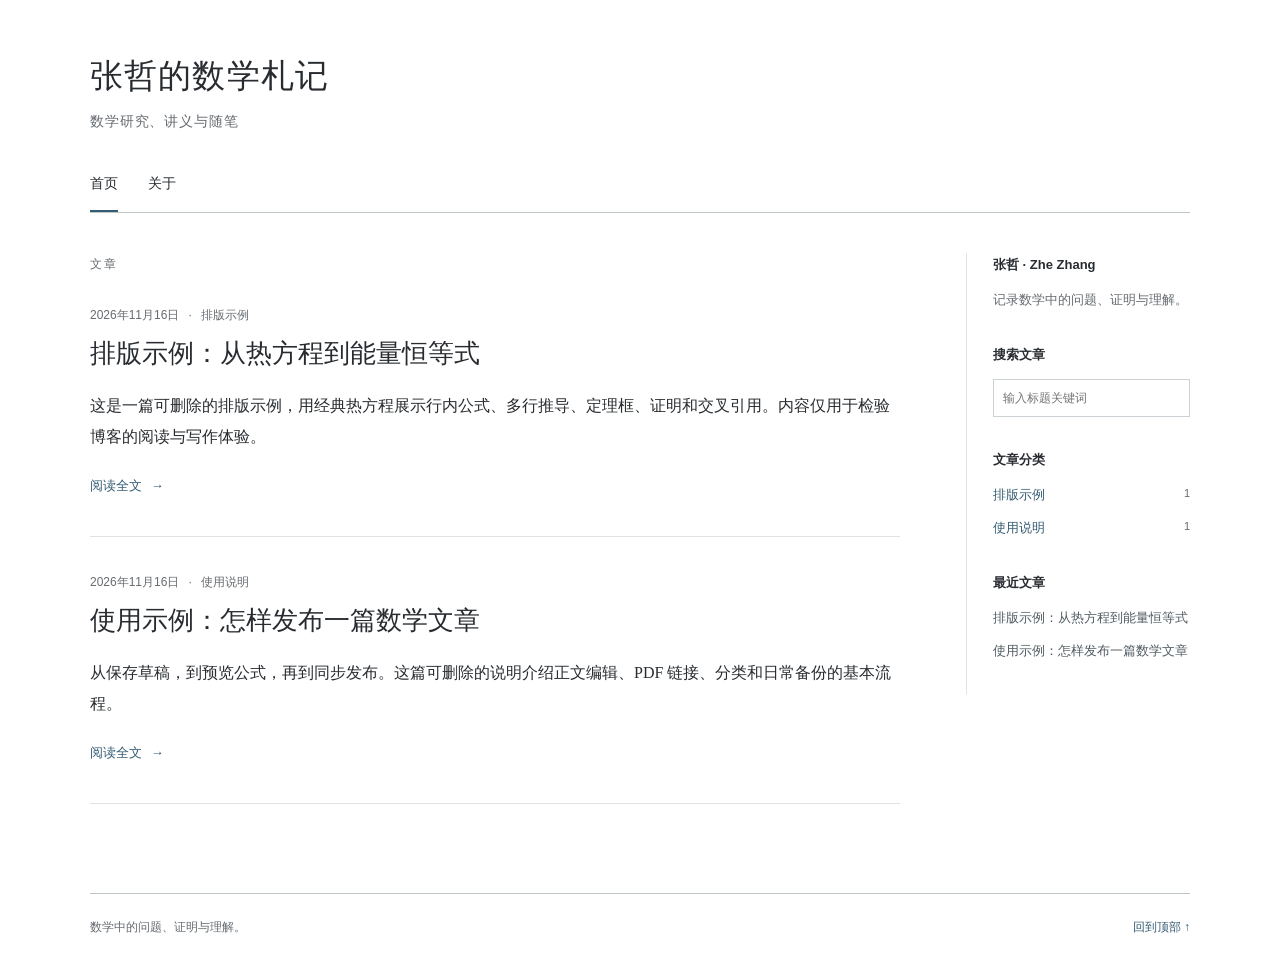
<file: index.html>
<!doctype html><html lang="zh-cn"><head><meta charset="utf-8"><meta name="viewport" content="width=device-width,initial-scale=1"><meta name="color-scheme" content="light"><title>张哲的数学札记</title><meta name="generator" content="Publii Open-Source CMS for Static Site"><link rel="canonical" href="https://cantor0403.github.io/"><link rel="alternate" type="application/atom+xml" href="https://cantor0403.github.io/feed.xml" title="张哲的数学札记 - RSS"><link rel="alternate" type="application/json" href="https://cantor0403.github.io/feed.json" title="张哲的数学札记 - JSON"><meta property="og:title" content="张哲的数学札记"><meta property="og:site_name" content="张哲的数学札记"><meta property="og:description" content=""><meta property="og:url" content="https://cantor0403.github.io/"><meta property="og:type" content="website"><script type="application/ld+json">{"@context":"http://schema.org","@type":"Organization","name":"张哲的数学札记","url":"https://cantor0403.github.io/"}</script><link rel="stylesheet" href="https://cantor0403.github.io/assets/css/style.css?v&#x3D;9323c202539347833a02ba398af0e94b"><script defer="defer" src="https://cantor0403.github.io/assets/js/math-config.js?v&#x3D;6163d1e158ab3cfeaf10e71f4f8ef02c"></script><script defer="defer" id="MathJax-script" src="https://cantor0403.github.io/assets/js/mathjax/tex-svg.js?v&#x3D;e767e9be86ed9a6bbe91b3908df7faf1"></script><script defer="defer" src="https://cantor0403.github.io/assets/js/scripts.js?v&#x3D;ad59b06fb13ef8250c7c535749fa06f2"></script></head><body><a class="skip-link" href="#main">跳到正文</a><div class="site-shell"><div id="top"></div><header class="site-header"><a class="site-title" href="https://cantor0403.github.io/">张哲的数学札记</a><p class="site-tagline">数学研究、讲义与随笔</p><nav class="site-nav" aria-label="主导航"><ul class="menu"><li class="active"><a href="https://cantor0403.github.io/" target="_self" rel="noopener">首页</a></li><li><a href="https://cantor0403.github.io/about/" target="_self" rel="noopener">关于</a></li></ul></nav></header><div class="site-layout"><main id="main"><h1 class="section-label">文章</h1><article class="post-summary"><div class="post-meta"><time datetime="2026-11-16">2026年11月16日</time> <span class="meta-dot" aria-hidden="true">·</span><a href="https://cantor0403.github.io/tags/examples/">排版示例</a></div><h2><a href="https://cantor0403.github.io/math-typography/">排版示例：从热方程到能量恒等式</a></h2><div class="post-excerpt"><p>这是一篇可删除的排版示例，用经典热方程展示行内公式、多行推导、定理框、证明和交叉引用。内容仅用于检验博客的阅读与写作体验。</p></div><a class="read-more" href="https://cantor0403.github.io/math-typography/" aria-label="阅读全文：排版示例：从热方程到能量恒等式">阅读全文 <span aria-hidden="true">→</span></a></article><article class="post-summary"><div class="post-meta"><time datetime="2026-11-16">2026年11月16日</time> <span class="meta-dot" aria-hidden="true">·</span><a href="https://cantor0403.github.io/tags/guide/">使用说明</a></div><h2><a href="https://cantor0403.github.io/writing-a-math-post/">使用示例：怎样发布一篇数学文章</a></h2><div class="post-excerpt"><p>从保存草稿，到预览公式，再到同步发布。这篇可删除的说明介绍正文编辑、PDF 链接、分类和日常备份的基本流程。</p></div><a class="read-more" href="https://cantor0403.github.io/writing-a-math-post/" aria-label="阅读全文：使用示例：怎样发布一篇数学文章">阅读全文 <span aria-hidden="true">→</span></a></article></main><aside class="sidebar" aria-label="博客导航"><section class="sidebar-about"><h2>张哲 · Zhe Zhang</h2><p>记录数学中的问题、证明与理解。</p></section><section class="search-box" data-search hidden><h2><label for="site-search">搜索文章</label></h2><input id="site-search" type="search" placeholder="输入标题关键词" autocomplete="off"><p class="search-status" data-search-status aria-live="polite" hidden></p><ul class="search-results" data-search-results hidden><li><a href="https://cantor0403.github.io/math-typography/">排版示例：从热方程到能量恒等式</a></li><li><a href="https://cantor0403.github.io/writing-a-math-post/">使用示例：怎样发布一篇数学文章</a></li></ul></section><section><h2>文章分类</h2><ul class="category-list"><li><a href="https://cantor0403.github.io/tags/examples/">排版示例</a> <span>1</span></li><li><a href="https://cantor0403.github.io/tags/guide/">使用说明</a> <span>1</span></li></ul></section><section><h2>最近文章</h2><ul class="recent-posts"><li><a href="https://cantor0403.github.io/math-typography/">排版示例：从热方程到能量恒等式</a></li><li><a href="https://cantor0403.github.io/writing-a-math-post/">使用示例：怎样发布一篇数学文章</a></li></ul></section><section class="toc-section" data-toc-section hidden><h2>本文目录</h2><nav aria-label="本文目录"><ol data-toc></ol></nav></section></aside></div><footer class="site-footer"><p>数学中的问题、证明与理解。</p><a href="#top">回到顶部 ↑</a></footer></div></body></html>
</file>
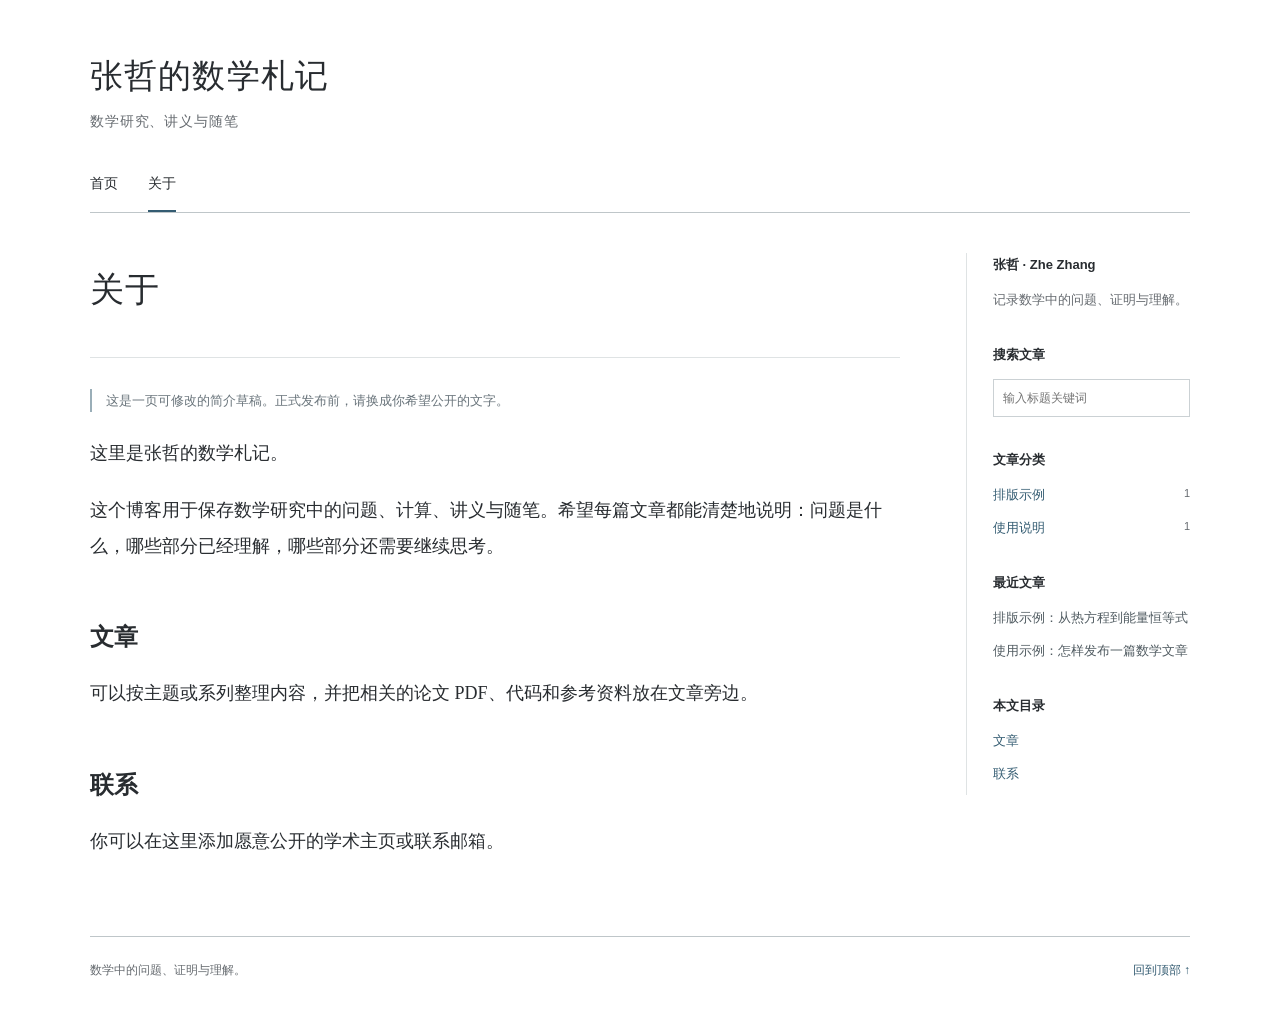
<file: about/index.html>
<!doctype html><html lang="zh-cn"><head><meta charset="utf-8"><meta name="viewport" content="width=device-width,initial-scale=1"><meta name="color-scheme" content="light"><title>关于 - 张哲的数学札记</title><meta name="description" content="这是一页可修改的简介草稿。正式发布前，请换成你希望公开的文字。 这里是张哲的数学札记。 这个博客用于保存数学研究中的问题、计算、讲义与随笔。希望每篇文章都能清楚地说明：问题是什么，哪些部分已经理解，哪些部分还需要继续思考。 可以按主题或系列整理内容，并把相关的论文 PDF、代码和参考资料放在文章旁边。 你可以在这里添加愿意公开的学术主页或联系邮箱。"><meta name="generator" content="Publii Open-Source CMS for Static Site"><link rel="canonical" href="https://cantor0403.github.io/about/"><link rel="alternate" type="application/atom+xml" href="https://cantor0403.github.io/feed.xml" title="张哲的数学札记 - RSS"><link rel="alternate" type="application/json" href="https://cantor0403.github.io/feed.json" title="张哲的数学札记 - JSON"><meta property="og:title" content="关于"><meta property="og:site_name" content="张哲的数学札记"><meta property="og:description" content="这是一页可修改的简介草稿。正式发布前，请换成你希望公开的文字。 这里是张哲的数学札记。 这个博客用于保存数学研究中的问题、计算、讲义与随笔。希望每篇文章都能清楚地说明：问题是什么，哪些部分已经理解，哪些部分还需要继续思考。 可以按主题或系列整理内容，并把相关的论文 PDF、代码和参考资料放在文章旁边。 你可以在这里添加愿意公开的学术主页或联系邮箱。"><meta property="og:url" content="https://cantor0403.github.io/about/"><meta property="og:type" content="article"><script type="application/ld+json">{"@context":"http://schema.org","@type":"Article","mainEntityOfPage":{"@type":"WebPage","@id":"https://cantor0403.github.io/about/"},"headline":"关于","datePublished":"2026-11-16T10:00+08:00","dateModified":"2026-11-16T10:00+08:00","description":"这是一页可修改的简介草稿。正式发布前，请换成你希望公开的文字。 这里是张哲的数学札记。 这个博客用于保存数学研究中的问题、计算、讲义与随笔。希望每篇文章都能清楚地说明：问题是什么，哪些部分已经理解，哪些部分还需要继续思考。 可以按主题或系列整理内容，并把相关的论文 PDF、代码和参考资料放在文章旁边。 你可以在这里添加愿意公开的学术主页或联系邮箱。","author":{"@type":"Person","name":"张哲","url":"https://cantor0403.github.io/authors/zhe-zhang/"},"publisher":{"@type":"Organization","name":"张哲"}}</script><link rel="stylesheet" href="https://cantor0403.github.io/assets/css/style.css?v&#x3D;9323c202539347833a02ba398af0e94b"><script defer="defer" src="https://cantor0403.github.io/assets/js/math-config.js?v&#x3D;6163d1e158ab3cfeaf10e71f4f8ef02c"></script><script defer="defer" id="MathJax-script" src="https://cantor0403.github.io/assets/js/mathjax/tex-svg.js?v&#x3D;e767e9be86ed9a6bbe91b3908df7faf1"></script><script defer="defer" src="https://cantor0403.github.io/assets/js/scripts.js?v&#x3D;ad59b06fb13ef8250c7c535749fa06f2"></script></head><body><a class="skip-link" href="#main">跳到正文</a><div class="site-shell"><div id="top"></div><header class="site-header"><a class="site-title" href="https://cantor0403.github.io/">张哲的数学札记</a><p class="site-tagline">数学研究、讲义与随笔</p><nav class="site-nav" aria-label="主导航"><ul class="menu"><li><a href="https://cantor0403.github.io/" target="_self" rel="noopener">首页</a></li><li class="active"><a href="https://cantor0403.github.io/about/" target="_self" rel="noopener">关于</a></li></ul></nav></header><div class="site-layout"><main id="main"><article class="single-post"><header class="article-header"><h1>关于</h1></header><div class="article-body" data-article-body><div class="demo-notice">这是一页可修改的简介草稿。正式发布前，请换成你希望公开的文字。</div><p>这里是张哲的数学札记。</p><p>这个博客用于保存数学研究中的问题、计算、讲义与随笔。希望每篇文章都能清楚地说明：问题是什么，哪些部分已经理解，哪些部分还需要继续思考。</p><h2>文章</h2><p>可以按主题或系列整理内容，并把相关的论文 PDF、代码和参考资料放在文章旁边。</p><h2>联系</h2><p>你可以在这里添加愿意公开的学术主页或联系邮箱。</p></div></article></main><aside class="sidebar" aria-label="博客导航"><section class="sidebar-about"><h2>张哲 · Zhe Zhang</h2><p>记录数学中的问题、证明与理解。</p></section><section class="search-box" data-search hidden><h2><label for="site-search">搜索文章</label></h2><input id="site-search" type="search" placeholder="输入标题关键词" autocomplete="off"><p class="search-status" data-search-status aria-live="polite" hidden></p><ul class="search-results" data-search-results hidden><li><a href="https://cantor0403.github.io/math-typography/">排版示例：从热方程到能量恒等式</a></li><li><a href="https://cantor0403.github.io/writing-a-math-post/">使用示例：怎样发布一篇数学文章</a></li></ul></section><section><h2>文章分类</h2><ul class="category-list"><li><a href="https://cantor0403.github.io/tags/examples/">排版示例</a> <span>1</span></li><li><a href="https://cantor0403.github.io/tags/guide/">使用说明</a> <span>1</span></li></ul></section><section><h2>最近文章</h2><ul class="recent-posts"><li><a href="https://cantor0403.github.io/math-typography/">排版示例：从热方程到能量恒等式</a></li><li><a href="https://cantor0403.github.io/writing-a-math-post/">使用示例：怎样发布一篇数学文章</a></li></ul></section><section class="toc-section" data-toc-section hidden><h2>本文目录</h2><nav aria-label="本文目录"><ol data-toc></ol></nav></section></aside></div><footer class="site-footer"><p>数学中的问题、证明与理解。</p><a href="#top">回到顶部 ↑</a></footer></div></body></html>
</file>
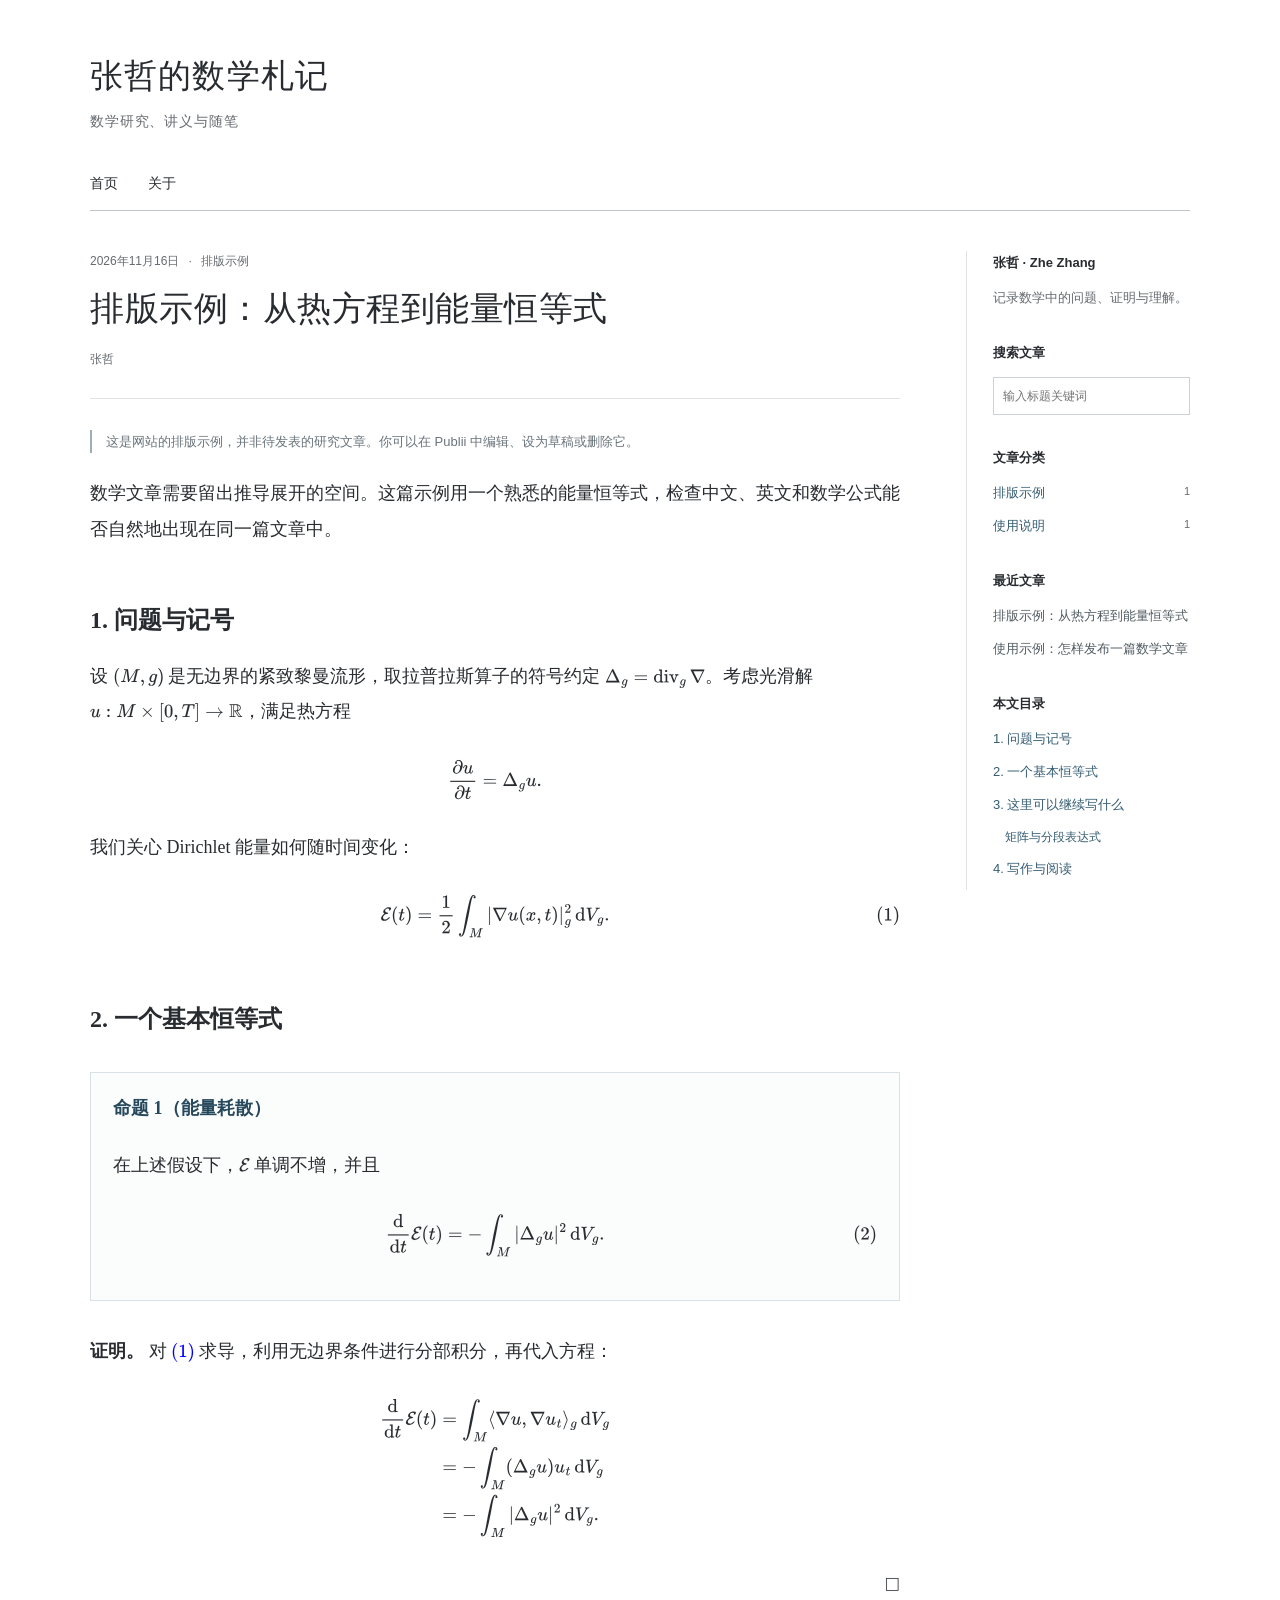
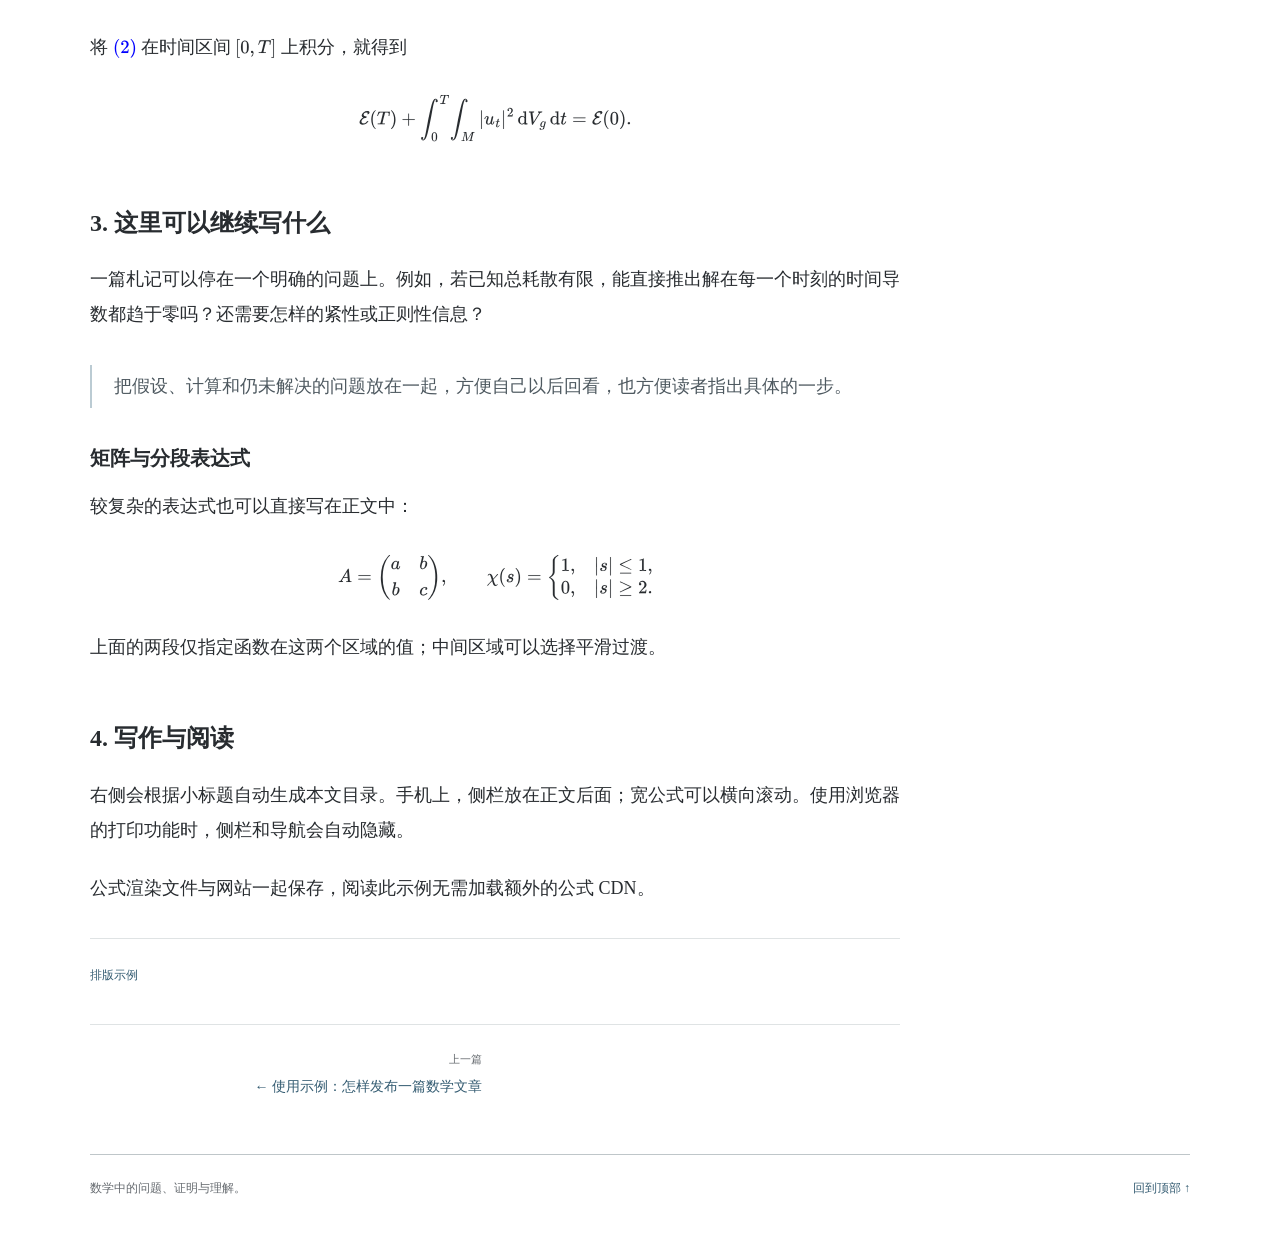
<file: math-typography/index.html>
<!doctype html><html lang="zh-cn"><head><meta charset="utf-8"><meta name="viewport" content="width=device-width,initial-scale=1"><meta name="color-scheme" content="light"><title>排版示例：从热方程到能量恒等式 - 张哲的数学札记</title><meta name="description" content="这是一篇可删除的排版示例，用经典热方程展示行内公式、多行推导、定理框、证明和交叉引用。内容仅用于检验博客的阅读与写作体验。"><meta name="generator" content="Publii Open-Source CMS for Static Site"><link rel="canonical" href="https://cantor0403.github.io/math-typography/"><link rel="alternate" type="application/atom+xml" href="https://cantor0403.github.io/feed.xml" title="张哲的数学札记 - RSS"><link rel="alternate" type="application/json" href="https://cantor0403.github.io/feed.json" title="张哲的数学札记 - JSON"><meta property="og:title" content="排版示例：从热方程到能量恒等式"><meta property="og:site_name" content="张哲的数学札记"><meta property="og:description" content="这是一篇可删除的排版示例，用经典热方程展示行内公式、多行推导、定理框、证明和交叉引用。内容仅用于检验博客的阅读与写作体验。"><meta property="og:url" content="https://cantor0403.github.io/math-typography/"><meta property="og:type" content="article"><script type="application/ld+json">{"@context":"http://schema.org","@type":"Article","mainEntityOfPage":{"@type":"WebPage","@id":"https://cantor0403.github.io/math-typography/"},"headline":"排版示例：从热方程到能量恒等式","datePublished":"2026-11-16T12:00+08:00","dateModified":"2026-11-16T12:00+08:00","description":"这是一篇可删除的排版示例，用经典热方程展示行内公式、多行推导、定理框、证明和交叉引用。内容仅用于检验博客的阅读与写作体验。","author":{"@type":"Person","name":"张哲","url":"https://cantor0403.github.io/authors/zhe-zhang/"},"publisher":{"@type":"Organization","name":"张哲"}}</script><link rel="stylesheet" href="https://cantor0403.github.io/assets/css/style.css?v&#x3D;9323c202539347833a02ba398af0e94b"><script defer="defer" src="https://cantor0403.github.io/assets/js/math-config.js?v&#x3D;6163d1e158ab3cfeaf10e71f4f8ef02c"></script><script defer="defer" id="MathJax-script" src="https://cantor0403.github.io/assets/js/mathjax/tex-svg.js?v&#x3D;e767e9be86ed9a6bbe91b3908df7faf1"></script><script defer="defer" src="https://cantor0403.github.io/assets/js/scripts.js?v&#x3D;ad59b06fb13ef8250c7c535749fa06f2"></script></head><body><a class="skip-link" href="#main">跳到正文</a><div class="site-shell"><div id="top"></div><header class="site-header"><a class="site-title" href="https://cantor0403.github.io/">张哲的数学札记</a><p class="site-tagline">数学研究、讲义与随笔</p><nav class="site-nav" aria-label="主导航"><ul class="menu"><li><a href="https://cantor0403.github.io/" target="_self" rel="noopener">首页</a></li><li><a href="https://cantor0403.github.io/about/" target="_self" rel="noopener">关于</a></li></ul></nav></header><div class="site-layout"><main id="main"><article class="single-post"><header class="article-header"><div class="post-meta"><time datetime="2026-11-16">2026年11月16日</time> <span class="meta-dot" aria-hidden="true">·</span><a href="https://cantor0403.github.io/tags/examples/">排版示例</a></div><h1>排版示例：从热方程到能量恒等式</h1><p class="byline"><a href="https://cantor0403.github.io/authors/zhe-zhang/" rel="author">张哲</a></p></header><div class="article-body" data-article-body><div class="demo-notice">这是网站的排版示例，并非待发表的研究文章。你可以在 Publii 中编辑、设为草稿或删除它。</div><p>数学文章需要留出推导展开的空间。这篇示例用一个熟悉的能量恒等式，检查中文、英文和数学公式能否自然地出现在同一篇文章中。</p><h2>1. 问题与记号</h2><p>设 \((M,g)\) 是无边界的紧致黎曼流形，取拉普拉斯算子的符号约定 \(\Delta_g=\operatorname{div}_g\nabla\)。考虑光滑解 \(u:M\times[0,T]\to\R\)，满足热方程</p><p>\[ \frac{\partial u}{\partial t}=\Delta_g u. \]</p><p>我们关心 Dirichlet 能量如何随时间变化：</p><p>\begin{equation} \mathcal{E}(t)=\frac12\int_M |\nabla u(x,t)|_g^2\,\mathrm{d}V_g. \label{eq:energy} \end{equation}</p><h2>2. 一个基本恒等式</h2><div class="theorem"><p class="theorem-title">命题 1（能量耗散）</p><p>在上述假设下，\(\mathcal{E}\) 单调不增，并且</p><p>\begin{equation} \frac{\mathrm{d}}{\mathrm{d}t}\mathcal{E}(t) =-\int_M|\Delta_g u|^2\,\mathrm{d}V_g. \label{eq:dissipation} \end{equation}</p></div><div class="proof"><p><strong>证明。</strong> 对 \(\eqref{eq:energy}\) 求导，利用无边界条件进行分部积分，再代入方程：</p><p>\[ \begin{aligned} \frac{\mathrm{d}}{\mathrm{d}t}\mathcal{E}(t) &=\int_M\langle\nabla u,\nabla u_t\rangle_g\,\mathrm{d}V_g\\ &=-\int_M(\Delta_g u)u_t\,\mathrm{d}V_g\\ &=-\int_M|\Delta_g u|^2\,\mathrm{d}V_g. \end{aligned} \]</p><p class="qed">\(\square\)</p></div><p>将 \(\eqref{eq:dissipation}\) 在时间区间 \([0,T]\) 上积分，就得到</p><p>\[ \mathcal{E}(T)+\int_0^T\!\int_M |u_t|^2\,\mathrm{d}V_g\,\mathrm{d}t =\mathcal{E}(0). \]</p><h2>3. 这里可以继续写什么</h2><p>一篇札记可以停在一个明确的问题上。例如，若已知总耗散有限，能直接推出解在每一个时刻的时间导数都趋于零吗？还需要怎样的紧性或正则性信息？</p><blockquote><p>把假设、计算和仍未解决的问题放在一起，方便自己以后回看，也方便读者指出具体的一步。</p></blockquote><h3>矩阵与分段表达式</h3><p>较复杂的表达式也可以直接写在正文中：</p><p>\[ A=\begin{pmatrix}a&b\\b&c\end{pmatrix}, \qquad \chi(s)= \begin{cases} 1,& |s|\leq 1,\\ 0,& |s|\geq 2. \end{cases} \]</p><p>上面的两段仅指定函数在这两个区域的值；中间区域可以选择平滑过渡。</p><h2>4. 写作与阅读</h2><p>右侧会根据小标题自动生成本文目录。手机上，侧栏放在正文后面；宽公式可以横向滚动。使用浏览器的打印功能时，侧栏和导航会自动隐藏。</p><p>公式渲染文件与网站一起保存，阅读此示例无需加载额外的公式 CDN。</p></div><ul class="article-tags" aria-label="文章分类"><li><a href="https://cantor0403.github.io/tags/examples/">排版示例</a></li></ul></article><nav class="post-navigation" aria-label="相邻文章"><a href="https://cantor0403.github.io/writing-a-math-post/" rel="prev"><small>上一篇</small><span>← 使用示例：怎样发布一篇数学文章</span></a></nav></main><aside class="sidebar" aria-label="博客导航"><section class="sidebar-about"><h2>张哲 · Zhe Zhang</h2><p>记录数学中的问题、证明与理解。</p></section><section class="search-box" data-search hidden><h2><label for="site-search">搜索文章</label></h2><input id="site-search" type="search" placeholder="输入标题关键词" autocomplete="off"><p class="search-status" data-search-status aria-live="polite" hidden></p><ul class="search-results" data-search-results hidden><li><a href="https://cantor0403.github.io/math-typography/">排版示例：从热方程到能量恒等式</a></li><li><a href="https://cantor0403.github.io/writing-a-math-post/">使用示例：怎样发布一篇数学文章</a></li></ul></section><section><h2>文章分类</h2><ul class="category-list"><li><a href="https://cantor0403.github.io/tags/examples/">排版示例</a> <span>1</span></li><li><a href="https://cantor0403.github.io/tags/guide/">使用说明</a> <span>1</span></li></ul></section><section><h2>最近文章</h2><ul class="recent-posts"><li><a href="https://cantor0403.github.io/math-typography/">排版示例：从热方程到能量恒等式</a></li><li><a href="https://cantor0403.github.io/writing-a-math-post/">使用示例：怎样发布一篇数学文章</a></li></ul></section><section class="toc-section" data-toc-section hidden><h2>本文目录</h2><nav aria-label="本文目录"><ol data-toc></ol></nav></section></aside></div><footer class="site-footer"><p>数学中的问题、证明与理解。</p><a href="#top">回到顶部 ↑</a></footer></div></body></html>
</file>
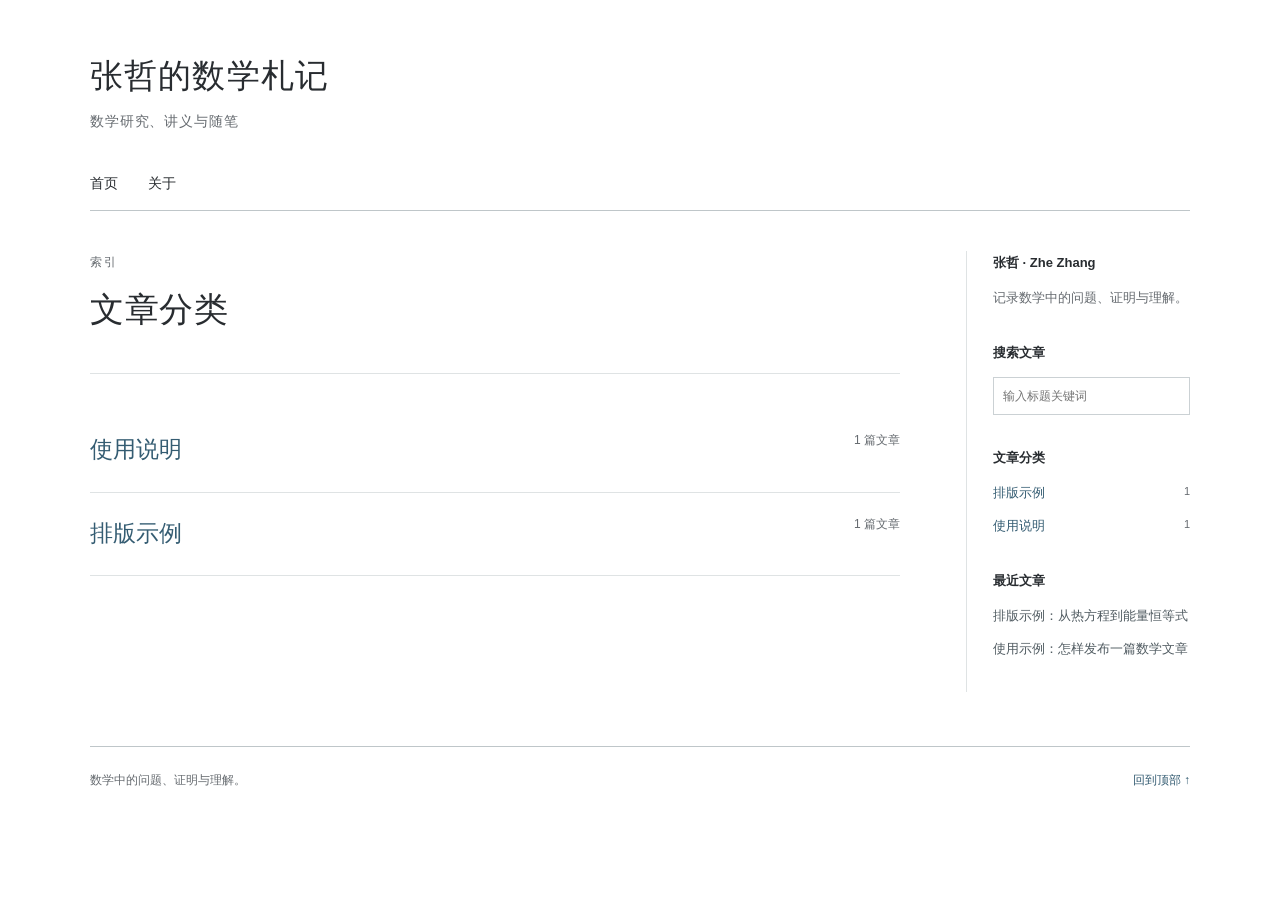
<file: tags/index.html>
<!doctype html><html lang="zh-cn"><head><meta charset="utf-8"><meta name="viewport" content="width=device-width,initial-scale=1"><meta name="color-scheme" content="light"><title>All tags - 张哲的数学札记</title><meta name="robots" content="noindex, follow"><meta name="generator" content="Publii Open-Source CMS for Static Site"><link rel="alternate" type="application/atom+xml" href="https://cantor0403.github.io/feed.xml" title="张哲的数学札记 - RSS"><link rel="alternate" type="application/json" href="https://cantor0403.github.io/feed.json" title="张哲的数学札记 - JSON"><meta property="og:title" content="张哲的数学札记"><meta property="og:site_name" content="张哲的数学札记"><meta property="og:description" content=""><meta property="og:url" content="https://cantor0403.github.io/tags/"><meta property="og:type" content="website"><script type="application/ld+json">{"@context":"http://schema.org","@type":"Organization","name":"张哲的数学札记","url":"https://cantor0403.github.io/"}</script><link rel="stylesheet" href="https://cantor0403.github.io/assets/css/style.css?v&#x3D;9323c202539347833a02ba398af0e94b"><script defer="defer" src="https://cantor0403.github.io/assets/js/math-config.js?v&#x3D;6163d1e158ab3cfeaf10e71f4f8ef02c"></script><script defer="defer" id="MathJax-script" src="https://cantor0403.github.io/assets/js/mathjax/tex-svg.js?v&#x3D;e767e9be86ed9a6bbe91b3908df7faf1"></script><script defer="defer" src="https://cantor0403.github.io/assets/js/scripts.js?v&#x3D;ad59b06fb13ef8250c7c535749fa06f2"></script></head><body><a class="skip-link" href="#main">跳到正文</a><div class="site-shell"><div id="top"></div><header class="site-header"><a class="site-title" href="https://cantor0403.github.io/">张哲的数学札记</a><p class="site-tagline">数学研究、讲义与随笔</p><nav class="site-nav" aria-label="主导航"><ul class="menu"><li><a href="https://cantor0403.github.io/" target="_self" rel="noopener">首页</a></li><li><a href="https://cantor0403.github.io/about/" target="_self" rel="noopener">关于</a></li></ul></nav></header><div class="site-layout"><main id="main"><header class="listing-header"><p class="section-label">索引</p><h1>文章分类</h1></header><ul class="all-categories"><li><a href="https://cantor0403.github.io/tags/guide/">使用说明</a><span>1 篇文章</span></li><li><a href="https://cantor0403.github.io/tags/examples/">排版示例</a><span>1 篇文章</span></li></ul></main><aside class="sidebar" aria-label="博客导航"><section class="sidebar-about"><h2>张哲 · Zhe Zhang</h2><p>记录数学中的问题、证明与理解。</p></section><section class="search-box" data-search hidden><h2><label for="site-search">搜索文章</label></h2><input id="site-search" type="search" placeholder="输入标题关键词" autocomplete="off"><p class="search-status" data-search-status aria-live="polite" hidden></p><ul class="search-results" data-search-results hidden><li><a href="https://cantor0403.github.io/math-typography/">排版示例：从热方程到能量恒等式</a></li><li><a href="https://cantor0403.github.io/writing-a-math-post/">使用示例：怎样发布一篇数学文章</a></li></ul></section><section><h2>文章分类</h2><ul class="category-list"><li><a href="https://cantor0403.github.io/tags/examples/">排版示例</a> <span>1</span></li><li><a href="https://cantor0403.github.io/tags/guide/">使用说明</a> <span>1</span></li></ul></section><section><h2>最近文章</h2><ul class="recent-posts"><li><a href="https://cantor0403.github.io/math-typography/">排版示例：从热方程到能量恒等式</a></li><li><a href="https://cantor0403.github.io/writing-a-math-post/">使用示例：怎样发布一篇数学文章</a></li></ul></section><section class="toc-section" data-toc-section hidden><h2>本文目录</h2><nav aria-label="本文目录"><ol data-toc></ol></nav></section></aside></div><footer class="site-footer"><p>数学中的问题、证明与理解。</p><a href="#top">回到顶部 ↑</a></footer></div></body></html>
</file>
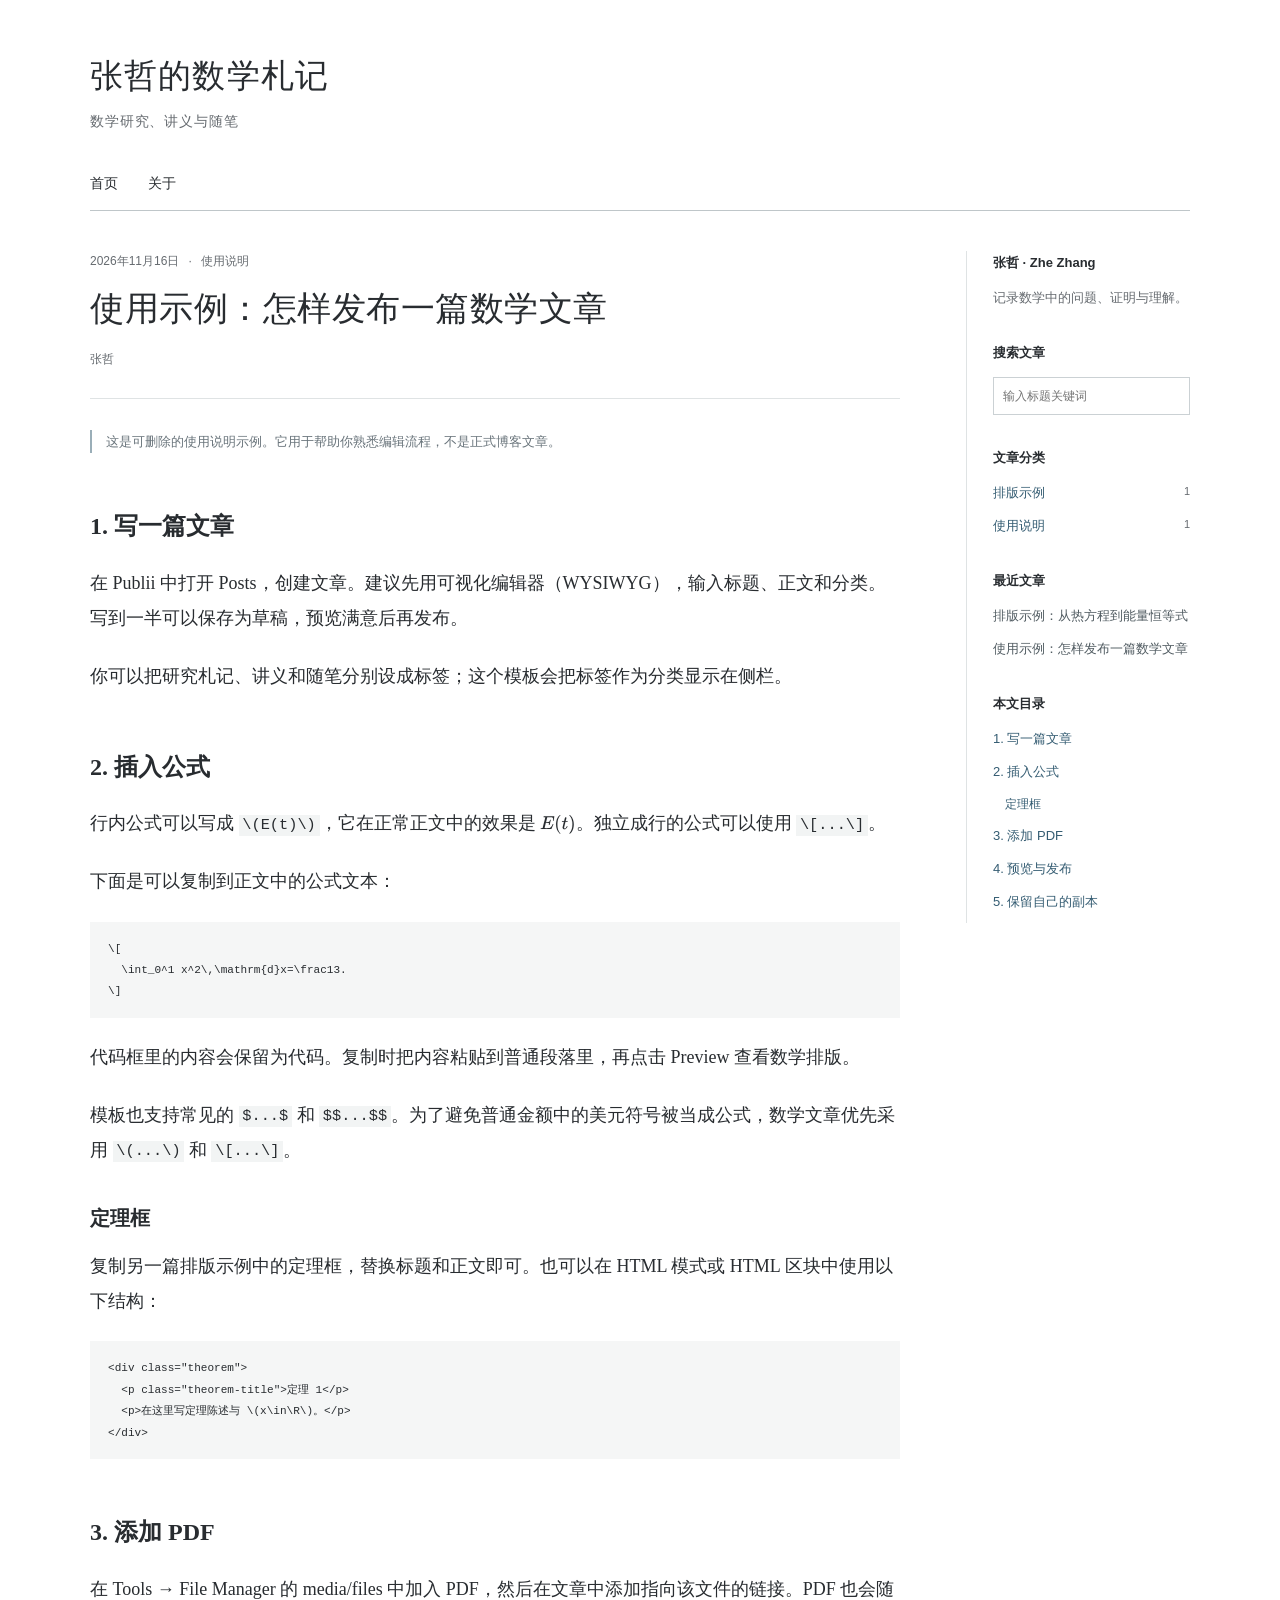
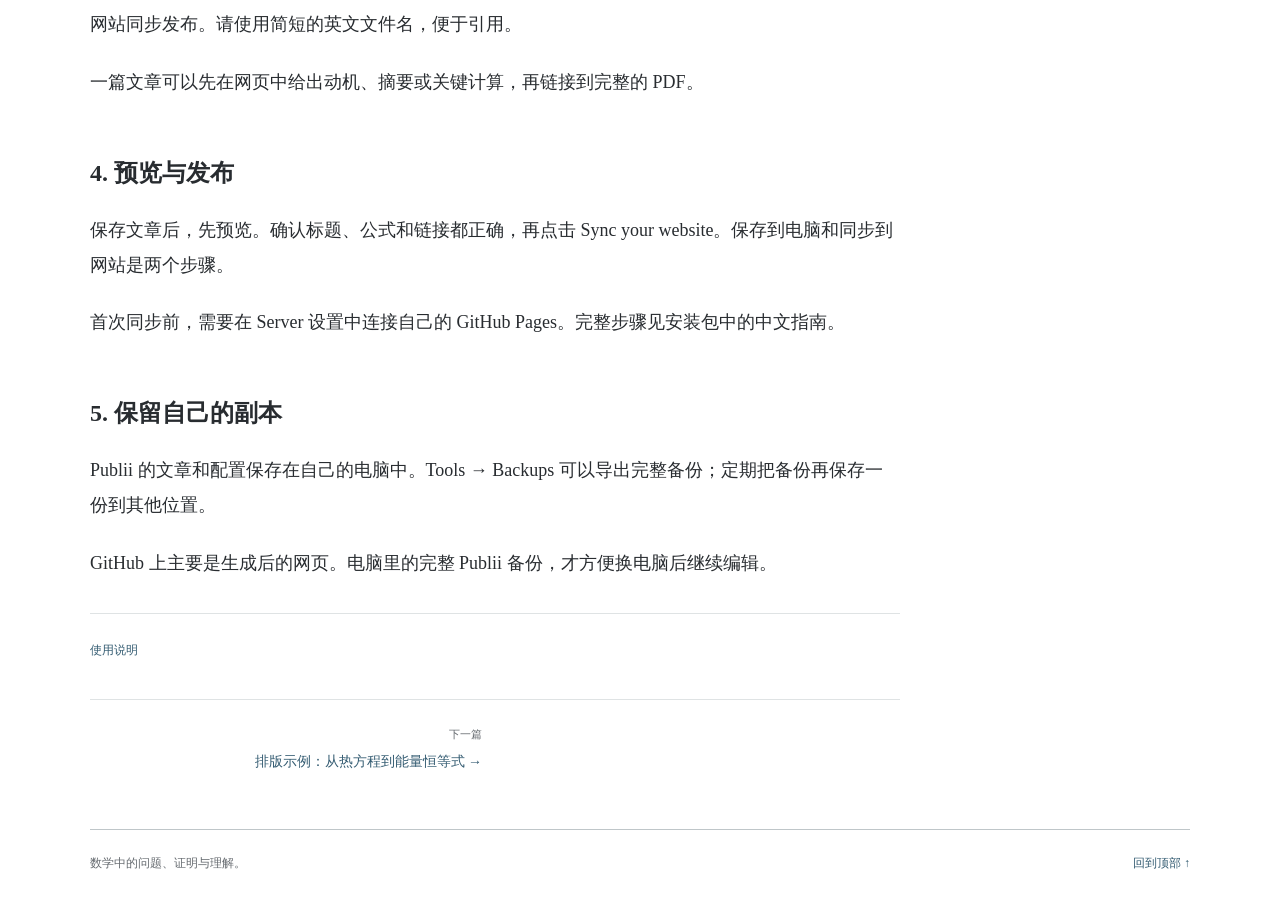
<file: writing-a-math-post/index.html>
<!doctype html><html lang="zh-cn"><head><meta charset="utf-8"><meta name="viewport" content="width=device-width,initial-scale=1"><meta name="color-scheme" content="light"><title>使用示例：怎样发布一篇数学文章 - 张哲的数学札记</title><meta name="description" content="从保存草稿，到预览公式，再到同步发布。这篇可删除的说明介绍正文编辑、PDF 链接、分类和日常备份的基本流程。"><meta name="generator" content="Publii Open-Source CMS for Static Site"><link rel="canonical" href="https://cantor0403.github.io/writing-a-math-post/"><link rel="alternate" type="application/atom+xml" href="https://cantor0403.github.io/feed.xml" title="张哲的数学札记 - RSS"><link rel="alternate" type="application/json" href="https://cantor0403.github.io/feed.json" title="张哲的数学札记 - JSON"><meta property="og:title" content="使用示例：怎样发布一篇数学文章"><meta property="og:site_name" content="张哲的数学札记"><meta property="og:description" content="从保存草稿，到预览公式，再到同步发布。这篇可删除的说明介绍正文编辑、PDF 链接、分类和日常备份的基本流程。"><meta property="og:url" content="https://cantor0403.github.io/writing-a-math-post/"><meta property="og:type" content="article"><script type="application/ld+json">{"@context":"http://schema.org","@type":"Article","mainEntityOfPage":{"@type":"WebPage","@id":"https://cantor0403.github.io/writing-a-math-post/"},"headline":"使用示例：怎样发布一篇数学文章","datePublished":"2026-11-16T11:00+08:00","dateModified":"2026-11-16T11:00+08:00","description":"从保存草稿，到预览公式，再到同步发布。这篇可删除的说明介绍正文编辑、PDF 链接、分类和日常备份的基本流程。","author":{"@type":"Person","name":"张哲","url":"https://cantor0403.github.io/authors/zhe-zhang/"},"publisher":{"@type":"Organization","name":"张哲"}}</script><link rel="stylesheet" href="https://cantor0403.github.io/assets/css/style.css?v&#x3D;9323c202539347833a02ba398af0e94b"><script defer="defer" src="https://cantor0403.github.io/assets/js/math-config.js?v&#x3D;6163d1e158ab3cfeaf10e71f4f8ef02c"></script><script defer="defer" id="MathJax-script" src="https://cantor0403.github.io/assets/js/mathjax/tex-svg.js?v&#x3D;e767e9be86ed9a6bbe91b3908df7faf1"></script><script defer="defer" src="https://cantor0403.github.io/assets/js/scripts.js?v&#x3D;ad59b06fb13ef8250c7c535749fa06f2"></script></head><body><a class="skip-link" href="#main">跳到正文</a><div class="site-shell"><div id="top"></div><header class="site-header"><a class="site-title" href="https://cantor0403.github.io/">张哲的数学札记</a><p class="site-tagline">数学研究、讲义与随笔</p><nav class="site-nav" aria-label="主导航"><ul class="menu"><li><a href="https://cantor0403.github.io/" target="_self" rel="noopener">首页</a></li><li><a href="https://cantor0403.github.io/about/" target="_self" rel="noopener">关于</a></li></ul></nav></header><div class="site-layout"><main id="main"><article class="single-post"><header class="article-header"><div class="post-meta"><time datetime="2026-11-16">2026年11月16日</time> <span class="meta-dot" aria-hidden="true">·</span><a href="https://cantor0403.github.io/tags/guide/">使用说明</a></div><h1>使用示例：怎样发布一篇数学文章</h1><p class="byline"><a href="https://cantor0403.github.io/authors/zhe-zhang/" rel="author">张哲</a></p></header><div class="article-body" data-article-body><div class="demo-notice">这是可删除的使用说明示例。它用于帮助你熟悉编辑流程，不是正式博客文章。</div><h2>1. 写一篇文章</h2><p>在 Publii 中打开 Posts，创建文章。建议先用可视化编辑器（WYSIWYG），输入标题、正文和分类。写到一半可以保存为草稿，预览满意后再发布。</p><p>你可以把研究札记、讲义和随笔分别设成标签；这个模板会把标签作为分类显示在侧栏。</p><h2>2. 插入公式</h2><p>行内公式可以写成 <code>\(E(t)\)</code>，它在正常正文中的效果是 \(E(t)\)。独立成行的公式可以使用 <code>\[...\]</code>。</p><p>下面是可以复制到正文中的公式文本：</p><pre><code>\[
  \int_0^1 x^2\,\mathrm{d}x=\frac13.
\]</code></pre><p>代码框里的内容会保留为代码。复制时把内容粘贴到普通段落里，再点击 Preview 查看数学排版。</p><p>模板也支持常见的 <code>$...$</code> 和 <code>$$...$$</code>。为了避免普通金额中的美元符号被当成公式，数学文章优先采用 <code>\(...\)</code> 和 <code>\[...\]</code>。</p><h3>定理框</h3><p>复制另一篇排版示例中的定理框，替换标题和正文即可。也可以在 HTML 模式或 HTML 区块中使用以下结构：</p><pre><code>&lt;div class="theorem"&gt;
  &lt;p class="theorem-title"&gt;定理 1&lt;/p&gt;
  &lt;p&gt;在这里写定理陈述与 \(x\in\R\)。&lt;/p&gt;
&lt;/div&gt;</code></pre><h2>3. 添加 PDF</h2><p>在 Tools → File Manager 的 media/files 中加入 PDF，然后在文章中添加指向该文件的链接。PDF 也会随网站同步发布。请使用简短的英文文件名，便于引用。</p><p>一篇文章可以先在网页中给出动机、摘要或关键计算，再链接到完整的 PDF。</p><h2>4. 预览与发布</h2><p>保存文章后，先预览。确认标题、公式和链接都正确，再点击 Sync your website。保存到电脑和同步到网站是两个步骤。</p><p>首次同步前，需要在 Server 设置中连接自己的 GitHub Pages。完整步骤见安装包中的中文指南。</p><h2>5. 保留自己的副本</h2><p>Publii 的文章和配置保存在自己的电脑中。Tools → Backups 可以导出完整备份；定期把备份再保存一份到其他位置。</p><p>GitHub 上主要是生成后的网页。电脑里的完整 Publii 备份，才方便换电脑后继续编辑。</p></div><ul class="article-tags" aria-label="文章分类"><li><a href="https://cantor0403.github.io/tags/guide/">使用说明</a></li></ul></article><nav class="post-navigation" aria-label="相邻文章"><a href="https://cantor0403.github.io/math-typography/" rel="next"><small>下一篇</small><span>排版示例：从热方程到能量恒等式 →</span></a></nav></main><aside class="sidebar" aria-label="博客导航"><section class="sidebar-about"><h2>张哲 · Zhe Zhang</h2><p>记录数学中的问题、证明与理解。</p></section><section class="search-box" data-search hidden><h2><label for="site-search">搜索文章</label></h2><input id="site-search" type="search" placeholder="输入标题关键词" autocomplete="off"><p class="search-status" data-search-status aria-live="polite" hidden></p><ul class="search-results" data-search-results hidden><li><a href="https://cantor0403.github.io/math-typography/">排版示例：从热方程到能量恒等式</a></li><li><a href="https://cantor0403.github.io/writing-a-math-post/">使用示例：怎样发布一篇数学文章</a></li></ul></section><section><h2>文章分类</h2><ul class="category-list"><li><a href="https://cantor0403.github.io/tags/examples/">排版示例</a> <span>1</span></li><li><a href="https://cantor0403.github.io/tags/guide/">使用说明</a> <span>1</span></li></ul></section><section><h2>最近文章</h2><ul class="recent-posts"><li><a href="https://cantor0403.github.io/math-typography/">排版示例：从热方程到能量恒等式</a></li><li><a href="https://cantor0403.github.io/writing-a-math-post/">使用示例：怎样发布一篇数学文章</a></li></ul></section><section class="toc-section" data-toc-section hidden><h2>本文目录</h2><nav aria-label="本文目录"><ol data-toc></ol></nav></section></aside></div><footer class="site-footer"><p>数学中的问题、证明与理解。</p><a href="#top">回到顶部 ↑</a></footer></div></body></html>
</file>
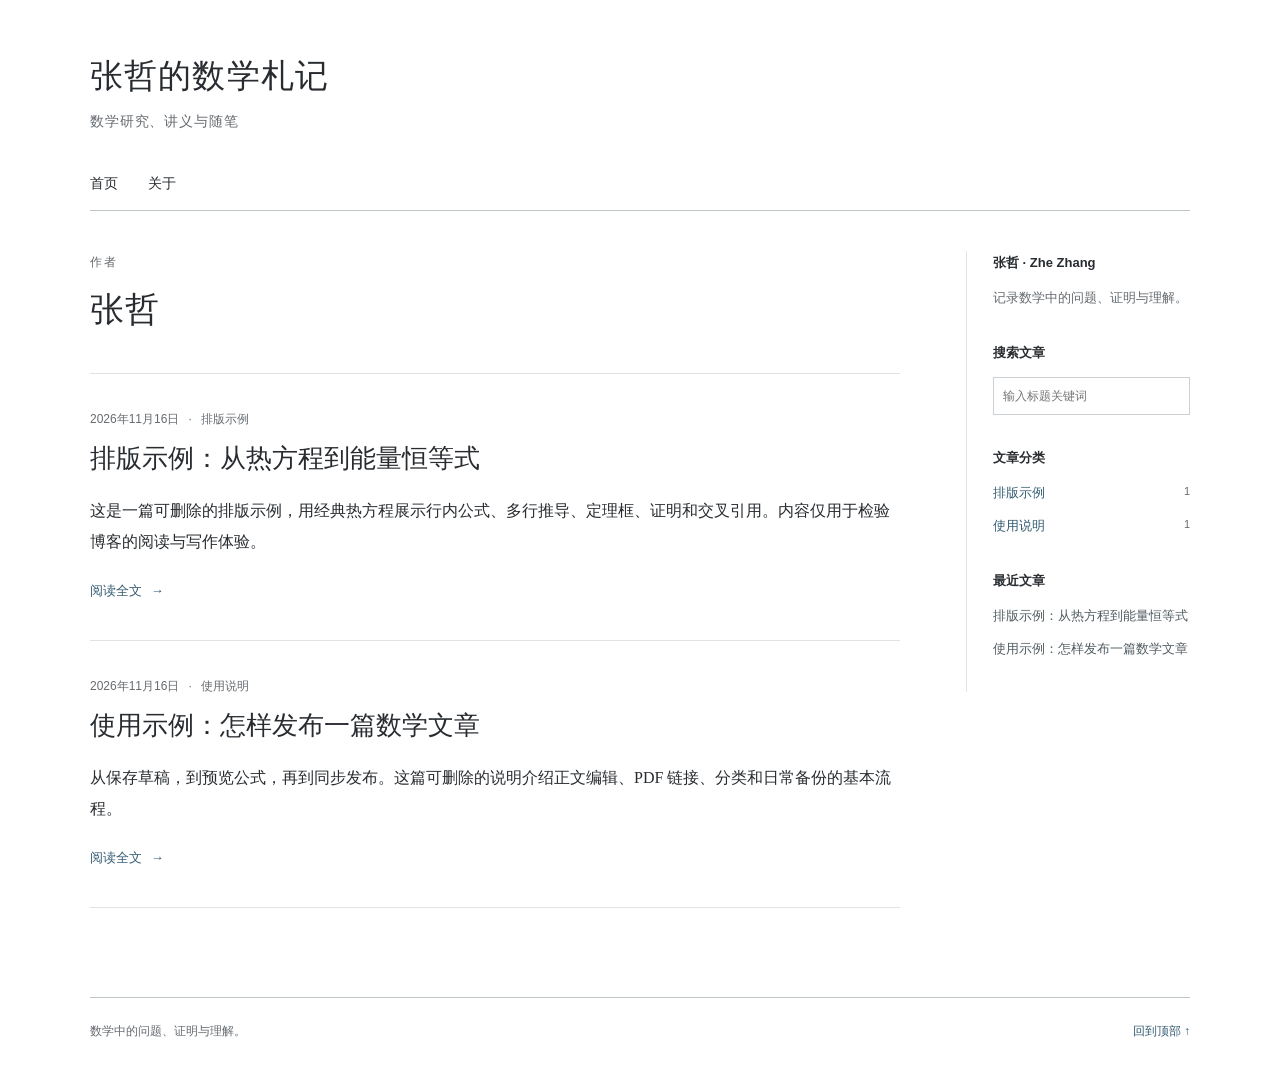
<file: authors/zhe-zhang/index.html>
<!doctype html><html lang="zh-cn"><head><meta charset="utf-8"><meta name="viewport" content="width=device-width,initial-scale=1"><meta name="color-scheme" content="light"><title>Author: 张哲 - 张哲的数学札记</title><meta name="robots" content="noindex, follow"><meta name="generator" content="Publii Open-Source CMS for Static Site"><link rel="alternate" type="application/atom+xml" href="https://cantor0403.github.io/feed.xml" title="张哲的数学札记 - RSS"><link rel="alternate" type="application/json" href="https://cantor0403.github.io/feed.json" title="张哲的数学札记 - JSON"><meta property="og:title" content="张哲"><meta property="og:site_name" content="张哲的数学札记"><meta property="og:description" content=""><meta property="og:url" content="https://cantor0403.github.io/authors/zhe-zhang/"><meta property="og:type" content="website"><script type="application/ld+json">{"@context":"http://schema.org","@type":"Organization","name":"张哲的数学札记","url":"https://cantor0403.github.io/"}</script><link rel="stylesheet" href="https://cantor0403.github.io/assets/css/style.css?v&#x3D;9323c202539347833a02ba398af0e94b"><script defer="defer" src="https://cantor0403.github.io/assets/js/math-config.js?v&#x3D;6163d1e158ab3cfeaf10e71f4f8ef02c"></script><script defer="defer" id="MathJax-script" src="https://cantor0403.github.io/assets/js/mathjax/tex-svg.js?v&#x3D;e767e9be86ed9a6bbe91b3908df7faf1"></script><script defer="defer" src="https://cantor0403.github.io/assets/js/scripts.js?v&#x3D;ad59b06fb13ef8250c7c535749fa06f2"></script></head><body><a class="skip-link" href="#main">跳到正文</a><div class="site-shell"><div id="top"></div><header class="site-header"><a class="site-title" href="https://cantor0403.github.io/">张哲的数学札记</a><p class="site-tagline">数学研究、讲义与随笔</p><nav class="site-nav" aria-label="主导航"><ul class="menu"><li><a href="https://cantor0403.github.io/" target="_self" rel="noopener">首页</a></li><li><a href="https://cantor0403.github.io/about/" target="_self" rel="noopener">关于</a></li></ul></nav></header><div class="site-layout"><main id="main"><header class="listing-header"><p class="section-label">作者</p><h1>张哲</h1></header><article class="post-summary"><div class="post-meta"><time datetime="2026-11-16">2026年11月16日</time> <span class="meta-dot" aria-hidden="true">·</span><a href="https://cantor0403.github.io/tags/examples/">排版示例</a></div><h2><a href="https://cantor0403.github.io/math-typography/">排版示例：从热方程到能量恒等式</a></h2><div class="post-excerpt"><p>这是一篇可删除的排版示例，用经典热方程展示行内公式、多行推导、定理框、证明和交叉引用。内容仅用于检验博客的阅读与写作体验。</p></div><a class="read-more" href="https://cantor0403.github.io/math-typography/" aria-label="阅读全文：排版示例：从热方程到能量恒等式">阅读全文 <span aria-hidden="true">→</span></a></article><article class="post-summary"><div class="post-meta"><time datetime="2026-11-16">2026年11月16日</time> <span class="meta-dot" aria-hidden="true">·</span><a href="https://cantor0403.github.io/tags/guide/">使用说明</a></div><h2><a href="https://cantor0403.github.io/writing-a-math-post/">使用示例：怎样发布一篇数学文章</a></h2><div class="post-excerpt"><p>从保存草稿，到预览公式，再到同步发布。这篇可删除的说明介绍正文编辑、PDF 链接、分类和日常备份的基本流程。</p></div><a class="read-more" href="https://cantor0403.github.io/writing-a-math-post/" aria-label="阅读全文：使用示例：怎样发布一篇数学文章">阅读全文 <span aria-hidden="true">→</span></a></article></main><aside class="sidebar" aria-label="博客导航"><section class="sidebar-about"><h2>张哲 · Zhe Zhang</h2><p>记录数学中的问题、证明与理解。</p></section><section class="search-box" data-search hidden><h2><label for="site-search">搜索文章</label></h2><input id="site-search" type="search" placeholder="输入标题关键词" autocomplete="off"><p class="search-status" data-search-status aria-live="polite" hidden></p><ul class="search-results" data-search-results hidden><li><a href="https://cantor0403.github.io/math-typography/">排版示例：从热方程到能量恒等式</a></li><li><a href="https://cantor0403.github.io/writing-a-math-post/">使用示例：怎样发布一篇数学文章</a></li></ul></section><section><h2>文章分类</h2><ul class="category-list"><li><a href="https://cantor0403.github.io/tags/examples/">排版示例</a> <span>1</span></li><li><a href="https://cantor0403.github.io/tags/guide/">使用说明</a> <span>1</span></li></ul></section><section><h2>最近文章</h2><ul class="recent-posts"><li><a href="https://cantor0403.github.io/math-typography/">排版示例：从热方程到能量恒等式</a></li><li><a href="https://cantor0403.github.io/writing-a-math-post/">使用示例：怎样发布一篇数学文章</a></li></ul></section><section class="toc-section" data-toc-section hidden><h2>本文目录</h2><nav aria-label="本文目录"><ol data-toc></ol></nav></section></aside></div><footer class="site-footer"><p>数学中的问题、证明与理解。</p><a href="#top">回到顶部 ↑</a></footer></div></body></html>
</file>
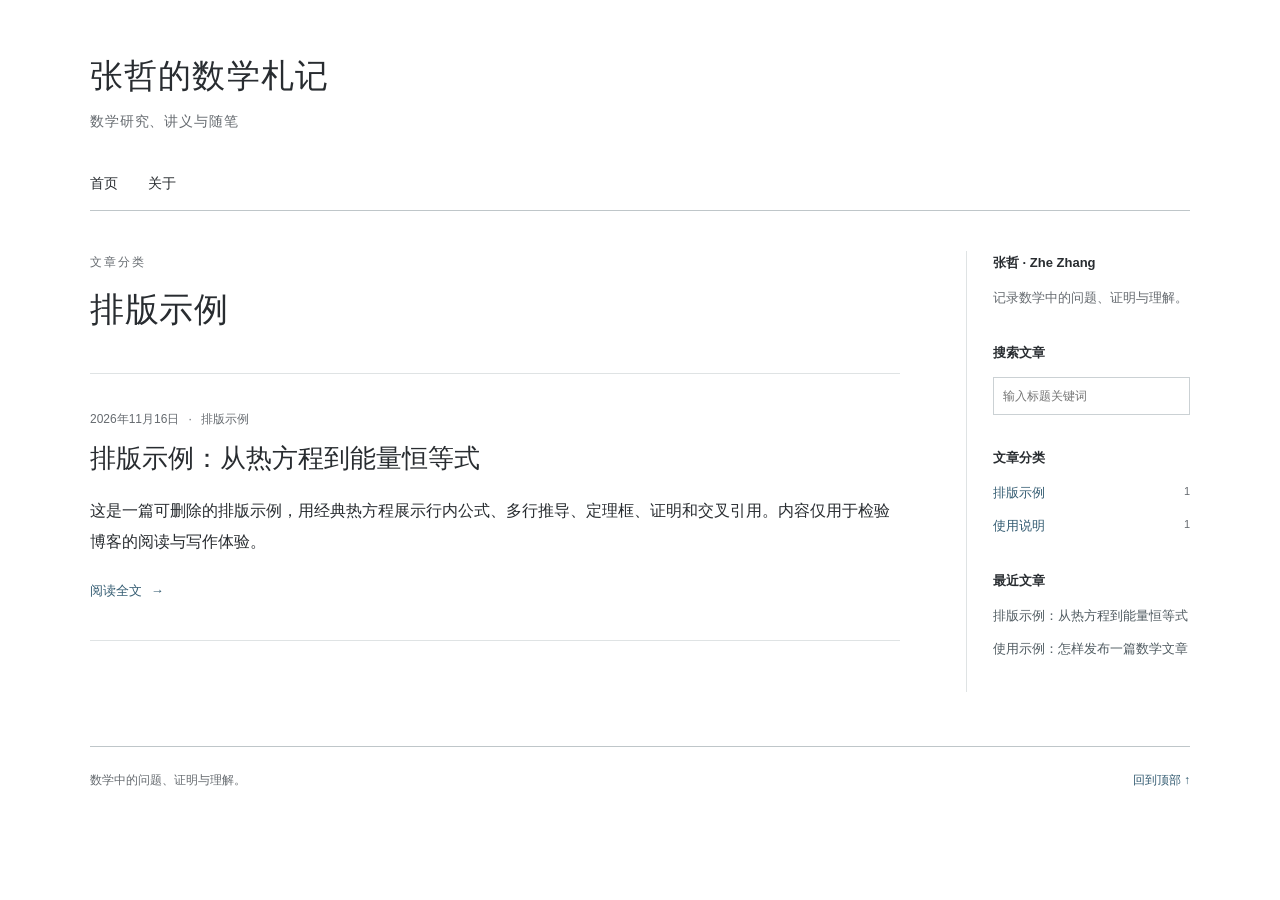
<file: tags/examples/index.html>
<!doctype html><html lang="zh-cn"><head><meta charset="utf-8"><meta name="viewport" content="width=device-width,initial-scale=1"><meta name="color-scheme" content="light"><title>Tag: 排版示例 - 张哲的数学札记</title><meta name="robots" content="noindex, follow"><meta name="generator" content="Publii Open-Source CMS for Static Site"><link rel="alternate" type="application/atom+xml" href="https://cantor0403.github.io/feed.xml" title="张哲的数学札记 - RSS"><link rel="alternate" type="application/json" href="https://cantor0403.github.io/feed.json" title="张哲的数学札记 - JSON"><meta property="og:title" content="排版示例"><meta property="og:site_name" content="张哲的数学札记"><meta property="og:description" content=""><meta property="og:url" content="https://cantor0403.github.io/tags/examples/"><meta property="og:type" content="website"><script type="application/ld+json">{"@context":"http://schema.org","@type":"Organization","name":"张哲的数学札记","url":"https://cantor0403.github.io/"}</script><link rel="stylesheet" href="https://cantor0403.github.io/assets/css/style.css?v&#x3D;9323c202539347833a02ba398af0e94b"><script defer="defer" src="https://cantor0403.github.io/assets/js/math-config.js?v&#x3D;6163d1e158ab3cfeaf10e71f4f8ef02c"></script><script defer="defer" id="MathJax-script" src="https://cantor0403.github.io/assets/js/mathjax/tex-svg.js?v&#x3D;e767e9be86ed9a6bbe91b3908df7faf1"></script><script defer="defer" src="https://cantor0403.github.io/assets/js/scripts.js?v&#x3D;ad59b06fb13ef8250c7c535749fa06f2"></script></head><body><a class="skip-link" href="#main">跳到正文</a><div class="site-shell"><div id="top"></div><header class="site-header"><a class="site-title" href="https://cantor0403.github.io/">张哲的数学札记</a><p class="site-tagline">数学研究、讲义与随笔</p><nav class="site-nav" aria-label="主导航"><ul class="menu"><li><a href="https://cantor0403.github.io/" target="_self" rel="noopener">首页</a></li><li><a href="https://cantor0403.github.io/about/" target="_self" rel="noopener">关于</a></li></ul></nav></header><div class="site-layout"><main id="main"><header class="listing-header"><p class="section-label">文章分类</p><h1>排版示例</h1></header><article class="post-summary"><div class="post-meta"><time datetime="2026-11-16">2026年11月16日</time> <span class="meta-dot" aria-hidden="true">·</span><a href="https://cantor0403.github.io/tags/examples/">排版示例</a></div><h2><a href="https://cantor0403.github.io/math-typography/">排版示例：从热方程到能量恒等式</a></h2><div class="post-excerpt"><p>这是一篇可删除的排版示例，用经典热方程展示行内公式、多行推导、定理框、证明和交叉引用。内容仅用于检验博客的阅读与写作体验。</p></div><a class="read-more" href="https://cantor0403.github.io/math-typography/" aria-label="阅读全文：排版示例：从热方程到能量恒等式">阅读全文 <span aria-hidden="true">→</span></a></article></main><aside class="sidebar" aria-label="博客导航"><section class="sidebar-about"><h2>张哲 · Zhe Zhang</h2><p>记录数学中的问题、证明与理解。</p></section><section class="search-box" data-search hidden><h2><label for="site-search">搜索文章</label></h2><input id="site-search" type="search" placeholder="输入标题关键词" autocomplete="off"><p class="search-status" data-search-status aria-live="polite" hidden></p><ul class="search-results" data-search-results hidden><li><a href="https://cantor0403.github.io/math-typography/">排版示例：从热方程到能量恒等式</a></li><li><a href="https://cantor0403.github.io/writing-a-math-post/">使用示例：怎样发布一篇数学文章</a></li></ul></section><section><h2>文章分类</h2><ul class="category-list"><li><a href="https://cantor0403.github.io/tags/examples/">排版示例</a> <span>1</span></li><li><a href="https://cantor0403.github.io/tags/guide/">使用说明</a> <span>1</span></li></ul></section><section><h2>最近文章</h2><ul class="recent-posts"><li><a href="https://cantor0403.github.io/math-typography/">排版示例：从热方程到能量恒等式</a></li><li><a href="https://cantor0403.github.io/writing-a-math-post/">使用示例：怎样发布一篇数学文章</a></li></ul></section><section class="toc-section" data-toc-section hidden><h2>本文目录</h2><nav aria-label="本文目录"><ol data-toc></ol></nav></section></aside></div><footer class="site-footer"><p>数学中的问题、证明与理解。</p><a href="#top">回到顶部 ↑</a></footer></div></body></html>
</file>
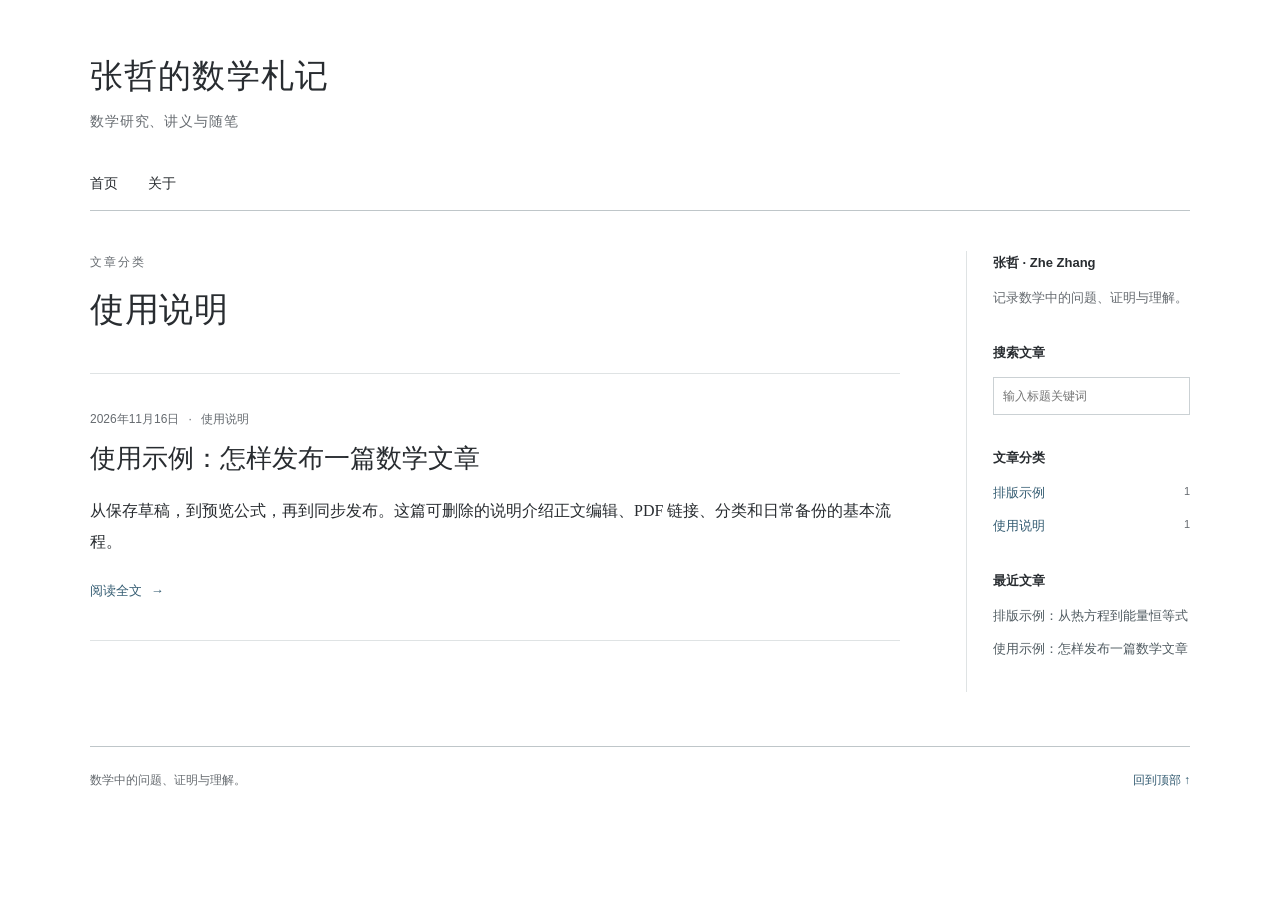
<file: tags/guide/index.html>
<!doctype html><html lang="zh-cn"><head><meta charset="utf-8"><meta name="viewport" content="width=device-width,initial-scale=1"><meta name="color-scheme" content="light"><title>Tag: 使用说明 - 张哲的数学札记</title><meta name="robots" content="noindex, follow"><meta name="generator" content="Publii Open-Source CMS for Static Site"><link rel="alternate" type="application/atom+xml" href="https://cantor0403.github.io/feed.xml" title="张哲的数学札记 - RSS"><link rel="alternate" type="application/json" href="https://cantor0403.github.io/feed.json" title="张哲的数学札记 - JSON"><meta property="og:title" content="使用说明"><meta property="og:site_name" content="张哲的数学札记"><meta property="og:description" content=""><meta property="og:url" content="https://cantor0403.github.io/tags/guide/"><meta property="og:type" content="website"><script type="application/ld+json">{"@context":"http://schema.org","@type":"Organization","name":"张哲的数学札记","url":"https://cantor0403.github.io/"}</script><link rel="stylesheet" href="https://cantor0403.github.io/assets/css/style.css?v&#x3D;9323c202539347833a02ba398af0e94b"><script defer="defer" src="https://cantor0403.github.io/assets/js/math-config.js?v&#x3D;6163d1e158ab3cfeaf10e71f4f8ef02c"></script><script defer="defer" id="MathJax-script" src="https://cantor0403.github.io/assets/js/mathjax/tex-svg.js?v&#x3D;e767e9be86ed9a6bbe91b3908df7faf1"></script><script defer="defer" src="https://cantor0403.github.io/assets/js/scripts.js?v&#x3D;ad59b06fb13ef8250c7c535749fa06f2"></script></head><body><a class="skip-link" href="#main">跳到正文</a><div class="site-shell"><div id="top"></div><header class="site-header"><a class="site-title" href="https://cantor0403.github.io/">张哲的数学札记</a><p class="site-tagline">数学研究、讲义与随笔</p><nav class="site-nav" aria-label="主导航"><ul class="menu"><li><a href="https://cantor0403.github.io/" target="_self" rel="noopener">首页</a></li><li><a href="https://cantor0403.github.io/about/" target="_self" rel="noopener">关于</a></li></ul></nav></header><div class="site-layout"><main id="main"><header class="listing-header"><p class="section-label">文章分类</p><h1>使用说明</h1></header><article class="post-summary"><div class="post-meta"><time datetime="2026-11-16">2026年11月16日</time> <span class="meta-dot" aria-hidden="true">·</span><a href="https://cantor0403.github.io/tags/guide/">使用说明</a></div><h2><a href="https://cantor0403.github.io/writing-a-math-post/">使用示例：怎样发布一篇数学文章</a></h2><div class="post-excerpt"><p>从保存草稿，到预览公式，再到同步发布。这篇可删除的说明介绍正文编辑、PDF 链接、分类和日常备份的基本流程。</p></div><a class="read-more" href="https://cantor0403.github.io/writing-a-math-post/" aria-label="阅读全文：使用示例：怎样发布一篇数学文章">阅读全文 <span aria-hidden="true">→</span></a></article></main><aside class="sidebar" aria-label="博客导航"><section class="sidebar-about"><h2>张哲 · Zhe Zhang</h2><p>记录数学中的问题、证明与理解。</p></section><section class="search-box" data-search hidden><h2><label for="site-search">搜索文章</label></h2><input id="site-search" type="search" placeholder="输入标题关键词" autocomplete="off"><p class="search-status" data-search-status aria-live="polite" hidden></p><ul class="search-results" data-search-results hidden><li><a href="https://cantor0403.github.io/math-typography/">排版示例：从热方程到能量恒等式</a></li><li><a href="https://cantor0403.github.io/writing-a-math-post/">使用示例：怎样发布一篇数学文章</a></li></ul></section><section><h2>文章分类</h2><ul class="category-list"><li><a href="https://cantor0403.github.io/tags/examples/">排版示例</a> <span>1</span></li><li><a href="https://cantor0403.github.io/tags/guide/">使用说明</a> <span>1</span></li></ul></section><section><h2>最近文章</h2><ul class="recent-posts"><li><a href="https://cantor0403.github.io/math-typography/">排版示例：从热方程到能量恒等式</a></li><li><a href="https://cantor0403.github.io/writing-a-math-post/">使用示例：怎样发布一篇数学文章</a></li></ul></section><section class="toc-section" data-toc-section hidden><h2>本文目录</h2><nav aria-label="本文目录"><ol data-toc></ol></nav></section></aside></div><footer class="site-footer"><p>数学中的问题、证明与理解。</p><a href="#top">回到顶部 ↑</a></footer></div></body></html>
</file>
